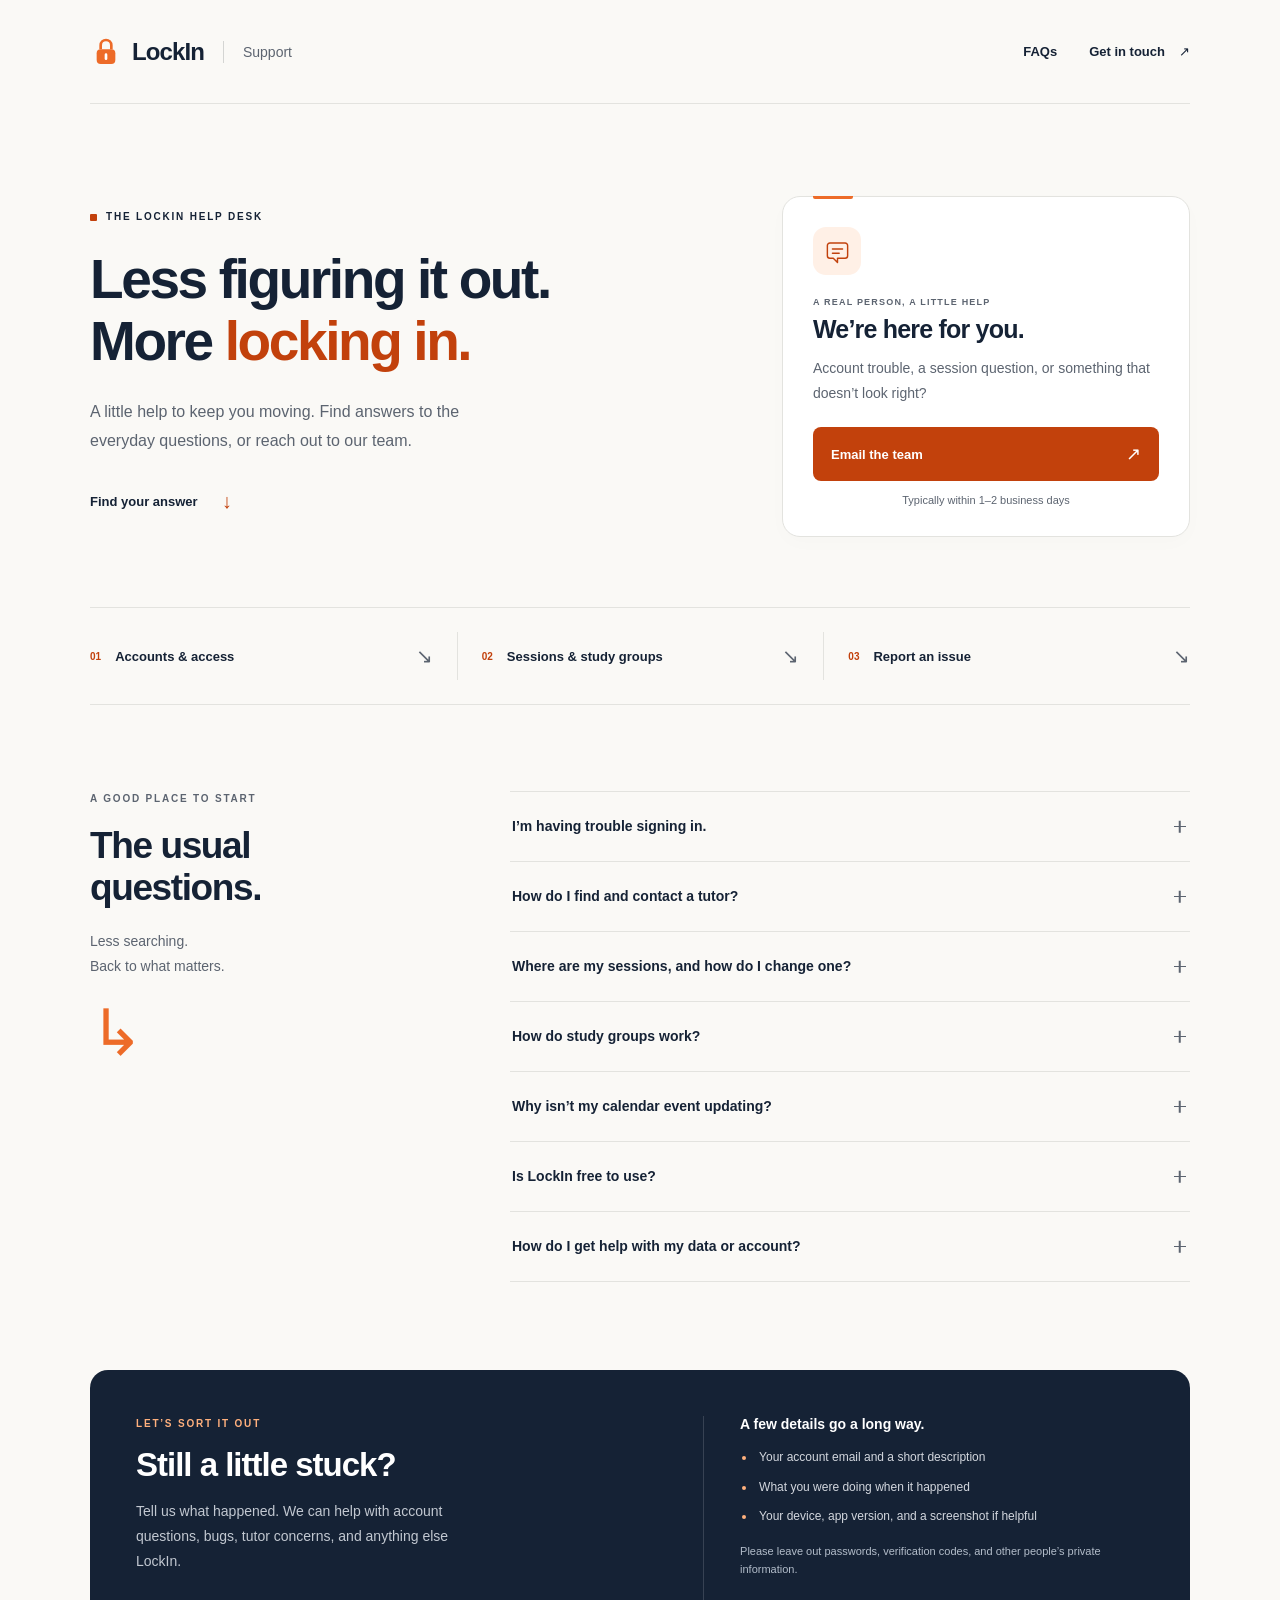
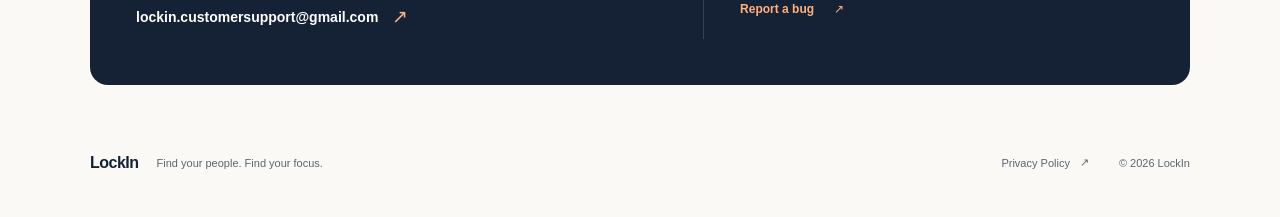
<file: index.html>
<!doctype html>
<html lang="en">
  <head>
    <meta charset="utf-8">
    <meta name="viewport" content="width=device-width, initial-scale=1">
    <meta name="theme-color" content="#faf9f6">
    <meta name="description" content="Get help with LockIn accounts, tutoring sessions, study groups, and calendars. Find answers or contact the LockIn support team.">
    <title>LockIn — Support</title>
    <link rel="icon" href="./favicon.svg" type="image/svg+xml">
    <link rel="stylesheet" href="./styles.css">
  </head>
  <body>
    <a class="skip-link" href="#main">Skip to content</a>
    <header class="header wrap">
      <a class="brand" href="https://lockin-campus.web.app/" aria-label="LockIn main website">
        <span class="brand-icon" aria-hidden="true"><svg viewBox="0 0 24 24" fill="none"><path d="M8 10V7a4 4 0 0 1 8 0v3" stroke="currentColor" stroke-width="2"/><rect x="5" y="10" width="14" height="11" rx="3" fill="currentColor"/><path d="M12 14v3" stroke="#fff" stroke-width="2" stroke-linecap="round"/></svg></span>
        LockIn<span class="brand-divider" aria-hidden="true"></span><span class="brand-label">Support</span>
      </a>
      <nav aria-label="Main navigation"><a href="#answers">FAQs</a><a class="nav-contact" href="#contact">Get in touch <span aria-hidden="true">↗</span></a></nav>
    </header>

    <main id="main" class="wrap">
      <section class="hero" aria-labelledby="hero-title">
        <div class="hero-copy">
          <p class="eyebrow"><span class="small-square" aria-hidden="true"></span> THE LOCKIN HELP DESK</p>
          <h1 id="hero-title">Less figuring it out.<br>More <span>locking in.</span></h1>
          <p class="hero-description">A little help to keep you moving. Find answers to the everyday questions, or reach out to our team.</p>
          <a class="text-link" href="#answers">Find your answer <span aria-hidden="true">↓</span></a>
        </div>

        <aside class="contact-card" aria-labelledby="contact-card-title">
          <div class="message-icon" aria-hidden="true"><svg viewBox="0 0 32 32" fill="none"><path d="M25 6H7a3 3 0 0 0-3 3v12a3 3 0 0 0 3 3h4l5 5v-5h9a3 3 0 0 0 3-3V9a3 3 0 0 0-3-3Z" stroke="currentColor" stroke-width="1.7" stroke-linejoin="round"/><path d="M10 13h12M10 18h8" stroke="currentColor" stroke-width="1.7" stroke-linecap="round"/></svg></div>
          <p class="card-kicker">A REAL PERSON, A LITTLE HELP</p>
          <h2 id="contact-card-title">We’re here for you.</h2>
          <p>Account trouble, a session question, or something that doesn’t look right?</p>
          <a class="button" href="https://mail.google.com/mail/?view=cm&amp;fs=1&amp;to=lockin.customersupport%40gmail.com&amp;su=LockIn%20support">Email the team <span aria-hidden="true">↗</span></a>
          <p class="response-note">Typically within 1–2 business days</p>
        </aside>
      </section>

      <nav class="topics" aria-label="Support topics">
        <a href="#account"><span class="topic-number">01</span><span>Accounts &amp; access</span><span class="topic-arrow" aria-hidden="true">↘</span></a>
        <a href="#sessions"><span class="topic-number">02</span><span>Sessions &amp; study groups</span><span class="topic-arrow" aria-hidden="true">↘</span></a>
        <a href="#contact"><span class="topic-number">03</span><span>Report an issue</span><span class="topic-arrow" aria-hidden="true">↘</span></a>
      </nav>

      <section id="answers" class="answers" aria-labelledby="answers-title">
        <div class="section-intro">
          <p class="eyebrow">A GOOD PLACE TO START</p>
          <h2 id="answers-title">The usual <br>questions.</h2>
          <p>Less searching.<br>Back to what matters.</p>
          <span class="intro-decoration" aria-hidden="true">↳</span>
        </div>
        <div class="faq-list">
          <details>
            <summary>I’m having trouble signing in.<span class="plus" aria-hidden="true"></span></summary>
            <div class="answer" id="account"><p>Use the university email address you signed up with and check that you’ve verified it. Look in your inbox and spam folder for the verification email. If you try to sign in before verifying, LockIn sends another link.</p><p>If you still can’t sign in or need help with your password, <a href="https://mail.google.com/mail/?view=cm&amp;fs=1&amp;to=lockin.customersupport%40gmail.com&amp;su=LockIn%20account%20help">email support</a> from the address associated with your account. Never send your password or verification codes.</p></div>
          </details>
          <details>
            <summary>How do I find and contact a tutor?<span class="plus" aria-hidden="true"></span></summary>
            <div class="answer"><p>Open <strong>Explore → Tutors</strong>, choose your school or department, course, and instructor, then tap <strong>Contact</strong> on a tutor’s profile. You can browse as a guest; sign in and complete your profile to contact tutors and book sessions.</p></div>
          </details>
          <details>
            <summary>Where are my sessions, and how do I change one?<span class="plus" aria-hidden="true"></span></summary>
            <div class="answer" id="sessions"><p>Open <strong>Social → Sessions</strong> for upcoming tutor bookings and saved study group plans. Open a tutor’s chat and tap their name or icon to view session details, change a date and time, or cancel. Past tutor sessions appear under <strong>History</strong>.</p><p>A requested session is pending until the tutor confirms it. Use the in-app chat to coordinate any changes.</p></div>
          </details>
          <details>
            <summary>How do study groups work?<span class="plus" aria-hidden="true"></span></summary>
            <div class="answer"><p>Go to <strong>Explore → Groups</strong> to find a group, or choose <strong>Create</strong> to start your own. Save a group plan and choose a meeting date and time in its details to keep it in your schedule.</p><p>Changes to a saved group plan update your own schedule. Confirm the meeting details with the host.</p></div>
          </details>
          <details>
            <summary>Why isn’t my calendar event updating?<span class="plus" aria-hidden="true"></span></summary>
            <div class="answer"><p><strong>Add to Calendar</strong> saves a separate copy of the session to your phone’s calendar. If a session changes in LockIn, update or remove the old calendar event yourself.</p><p>If you can’t add an event, check Calendar access for LockIn in your phone’s Settings and make sure you have the latest version of the app.</p></div>
          </details>
          <details>
            <summary>Is LockIn free to use?<span class="plus" aria-hidden="true"></span></summary>
            <div class="answer"><p>Browsing and creating an account are free. Tutors set their own prices, and any paid tutoring arrangement is made directly with the tutor. Confirm the price and session details with them before meeting.</p></div>
          </details>
          <details>
            <summary>How do I get help with my data or account?<span class="plus" aria-hidden="true"></span></summary>
            <div class="answer" id="privacy"><p>Read our <a href="./privacy.html">Privacy Policy</a> online or in the app under <strong>Account → Settings</strong>. The Terms of Service are also available in the app. For privacy questions, account deletion, or help accessing or correcting your data, <a href="https://mail.google.com/mail/?view=cm&amp;fs=1&amp;to=lockin.customersupport%40gmail.com&amp;su=LockIn%20privacy%20or%20account%20request">contact our support team</a> from your account email and describe your request.</p></div>
          </details>
        </div>
      </section>

      <section id="contact" class="contact-section" aria-labelledby="contact-title">
        <div class="contact-copy">
          <p class="eyebrow">LET’S SORT IT OUT</p>
          <h2 id="contact-title">Still a little stuck?</h2>
          <p>Tell us what happened. We can help with account questions, bugs, tutor concerns, and anything else LockIn.</p>
          <a class="email-link" href="https://mail.google.com/mail/?view=cm&amp;fs=1&amp;to=lockin.customersupport%40gmail.com&amp;su=LockIn%20support">lockin.customersupport@gmail.com <span aria-hidden="true">↗</span></a>
        </div>
        <div class="report-guide">
          <h3>A few details go a long way.</h3>
          <ul>
            <li>Your account email and a short description</li>
            <li>What you were doing when it happened</li>
            <li>Your device, app version, and a screenshot if helpful</li>
          </ul>
          <p>Please leave out passwords, verification codes, and other people’s private information.</p>
          <a href="https://mail.google.com/mail/?view=cm&amp;fs=1&amp;to=lockin.customersupport%40gmail.com&amp;su=LockIn%20bug%20report&amp;body=Account%20email%3A%20%0ADevice%20and%20app%20version%3A%20%0A%0AWhat%20happened%3A%20%0A%0ASteps%20to%20reproduce%3A%20%0A%0AWhat%20I%20expected%3A%20">Report a bug <span aria-hidden="true">↗</span></a>
        </div>
      </section>
    </main>

    <footer class="footer wrap"><p><a href="https://lockin-campus.web.app/"><strong>LockIn</strong></a><span>Find your people. Find your focus.</span></p><a href="./privacy.html">Privacy Policy <span aria-hidden="true">↗</span></a><span class="copyright">© 2026 LockIn</span></footer>
  </body>
</html>
</file>
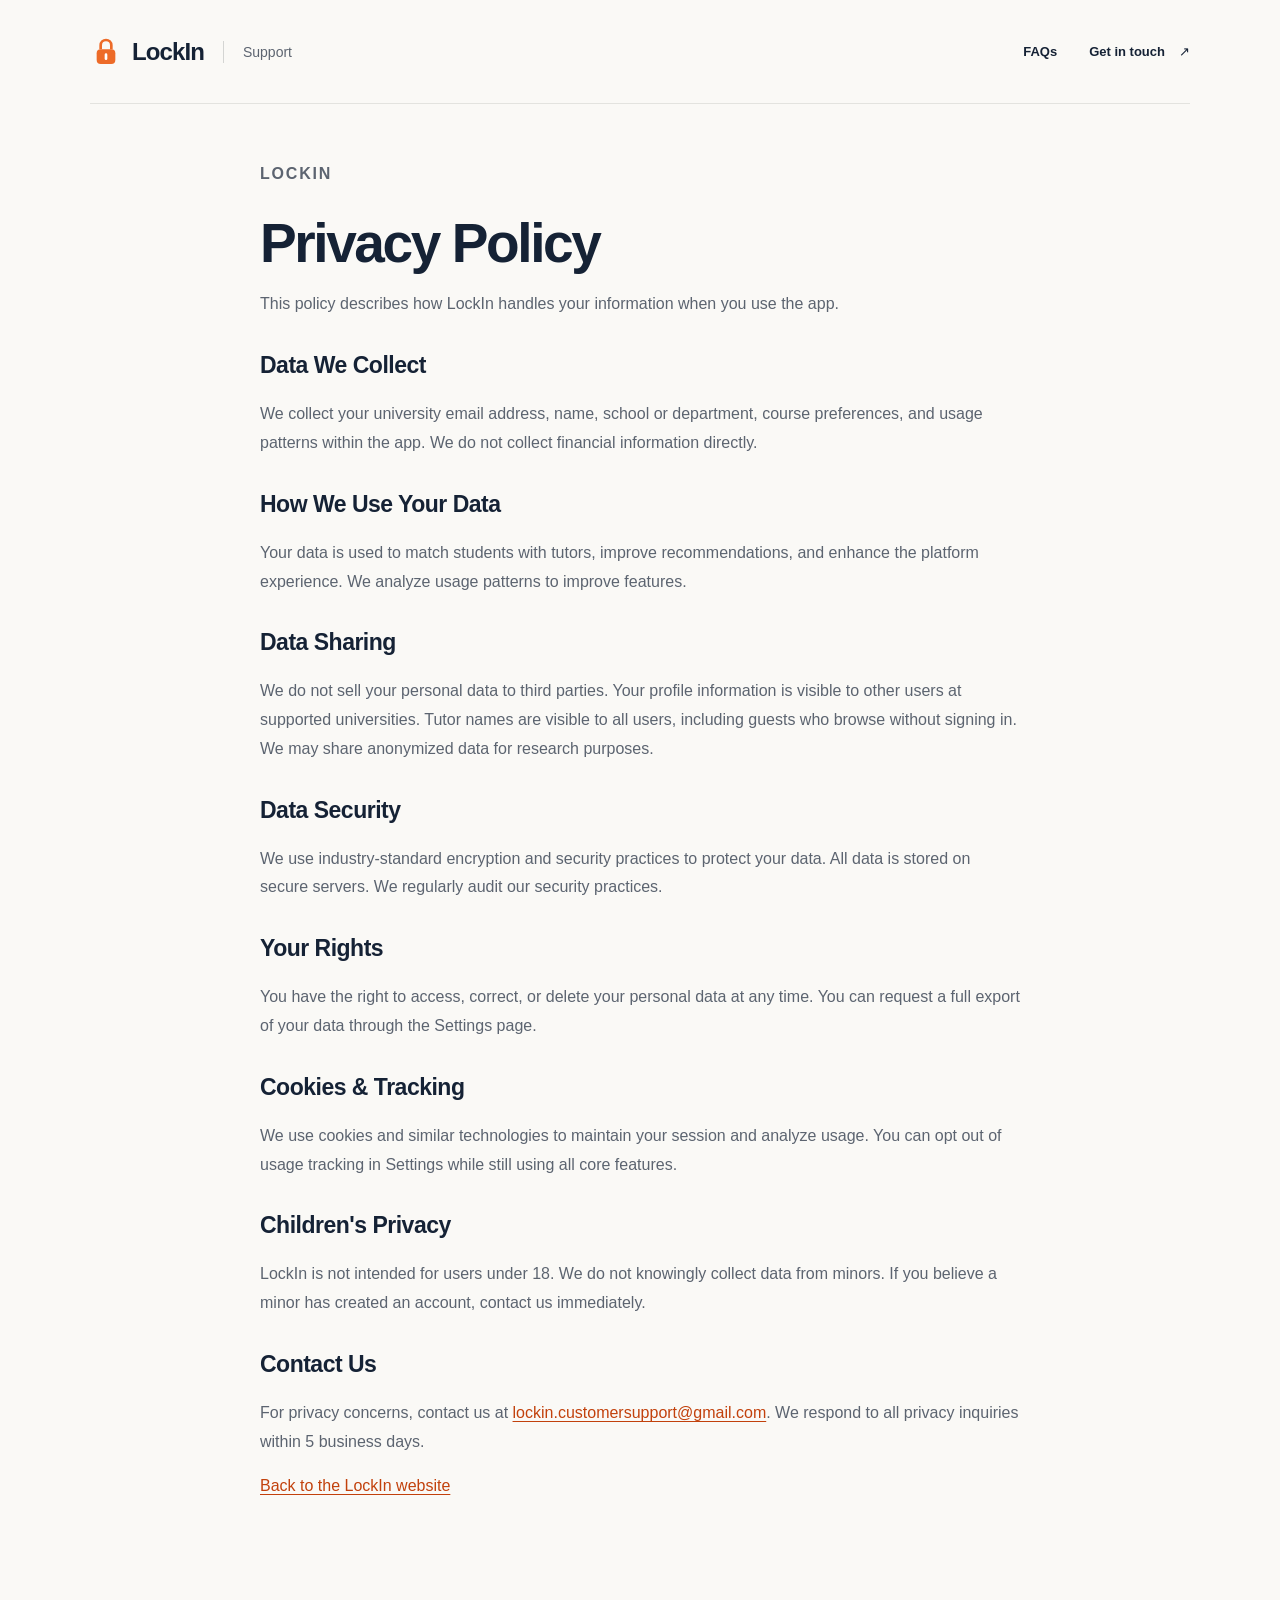
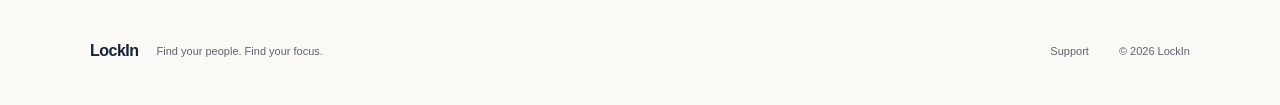
<file: privacy.html>
<!doctype html>
<html lang="en">
  <head>
    <meta charset="utf-8">
    <meta name="viewport" content="width=device-width, initial-scale=1">
    <meta name="theme-color" content="#faf9f6">
    <meta name="description" content="LockIn Privacy Policy: the data we collect, how we use it, and how to contact us about your privacy.">
    <title>LockIn — Privacy Policy</title>
    <link rel="icon" href="./favicon.svg" type="image/svg+xml">
    <link rel="stylesheet" href="./styles.css">
    <link rel="canonical" href="https://lockin-support.web.app/privacy.html">
  </head>
  <body>
    <a class="skip-link" href="#main">Skip to content</a>
    <header class="header wrap">
      <a class="brand" href="https://lockin-campus.web.app/" aria-label="LockIn main website">
        <span class="brand-icon" aria-hidden="true"><svg viewBox="0 0 24 24" fill="none"><path d="M8 10V7a4 4 0 0 1 8 0v3" stroke="currentColor" stroke-width="2"/><rect x="5" y="10" width="14" height="11" rx="3" fill="currentColor"/><path d="M12 14v3" stroke="#fff" stroke-width="2" stroke-linecap="round"/></svg></span>
        LockIn<span class="brand-divider" aria-hidden="true"></span><span class="brand-label">Support</span>
      </a>
      <nav aria-label="Main navigation"><a href="./#answers">FAQs</a><a class="nav-contact" href="./#contact">Get in touch <span aria-hidden="true">↗</span></a></nav>
    </header>
    <main id="main" class="wrap legal-page">
      <p class="eyebrow">LOCKIN</p>
      <h1>Privacy Policy</h1>
      <p>This policy describes how LockIn handles your information when you use the app.</p>
      <section>
        <h2>Data We Collect</h2>
        <p>We collect your university email address, name, school or department, course preferences, and usage patterns within the app. We do not collect financial information directly.</p>
      </section>
      <section>
        <h2>How We Use Your Data</h2>
        <p>Your data is used to match students with tutors, improve recommendations, and enhance the platform experience. We analyze usage patterns to improve features.</p>
      </section>
      <section>
        <h2>Data Sharing</h2>
        <p>We do not sell your personal data to third parties. Your profile information is visible to other users at supported universities. Tutor names are visible to all users, including guests who browse without signing in. We may share anonymized data for research purposes.</p>
      </section>
      <section>
        <h2>Data Security</h2>
        <p>We use industry-standard encryption and security practices to protect your data. All data is stored on secure servers. We regularly audit our security practices.</p>
      </section>
      <section>
        <h2>Your Rights</h2>
        <p>You have the right to access, correct, or delete your personal data at any time. You can request a full export of your data through the Settings page.</p>
      </section>
      <section>
        <h2>Cookies &amp; Tracking</h2>
        <p>We use cookies and similar technologies to maintain your session and analyze usage. You can opt out of usage tracking in Settings while still using all core features.</p>
      </section>
      <section>
        <h2>Children's Privacy</h2>
        <p>LockIn is not intended for users under 18. We do not knowingly collect data from minors. If you believe a minor has created an account, contact us immediately.</p>
      </section>
      <section>
        <h2>Contact Us</h2>
        <p>For privacy concerns, contact us at <a href="https://mail.google.com/mail/?view=cm&amp;fs=1&amp;to=lockin.customersupport%40gmail.com&amp;su=LockIn%20privacy%20question">lockin.customersupport@gmail.com</a>. We respond to all privacy inquiries within 5 business days.</p>
      </section>
      <p><a href="https://lockin-campus.web.app/">Back to the LockIn website</a></p>
    </main>
    <footer class="footer wrap"><p><a href="https://lockin-campus.web.app/"><strong>LockIn</strong></a><span>Find your people. Find your focus.</span></p><a href="./">Support</a><span class="copyright">© 2026 LockIn</span></footer>
  </body>
</html>
</file>
<file: styles.css>
:root {
  color-scheme: light;
  --paper: #faf9f6;
  --ink: #152235;
  --muted: #5c6470;
  --line: #e3e3df;
  --orange: #c2410c;
  --orange-soft: #fff0e6;
  font-family: -apple-system, BlinkMacSystemFont, "Segoe UI", sans-serif;
  color: var(--ink);
  background: var(--paper);
  font-synthesis: none;
  -webkit-text-size-adjust: 100%;
}

* { box-sizing: border-box; }
body { margin: 0; }
a { color: inherit; text-decoration: none; }
button, summary, a { -webkit-tap-highlight-color: transparent; }
a, summary { touch-action: manipulation; }
a:focus-visible, summary:focus-visible { outline: 3px solid #2563eb; outline-offset: 5px; border-radius: 3px; }
::selection { background: #ffddc4; color: var(--ink); }
.wrap { width: min(1100px, calc(100% - 96px)); margin-inline: auto; }
.skip-link { position: absolute; left: 20px; top: -100px; background: white; padding: 14px 20px; z-index: 2; }
.skip-link:focus { top: 12px; }
.header { min-height: 104px; display: flex; align-items: center; justify-content: space-between; border-bottom: 1px solid var(--line); gap: 24px; }
.brand { display: flex; align-items: center; gap: 10px; font-size: 24px; font-weight: 760; letter-spacing: -.9px; }
.brand-icon { width: 32px; height: 36px; color: #ed6b28; }
.brand-icon svg { width: 100%; height: 100%; }
.brand-divider { width: 1px; height: 22px; background: #d4d5d3; margin-inline: 9px; }
.brand-label { font-size: 14px; font-weight: 450; letter-spacing: 0; color: var(--muted); }
.header nav { display: flex; align-items: center; gap: 32px; font-size: 13px; font-weight: 600; }
.header nav a { display: inline-flex; align-items: center; min-height: 44px; gap: 14px; }
.hero { display: grid; grid-template-columns: 1.5fr 1fr; gap: 80px; padding: 92px 0 70px; align-items: center; }
.eyebrow { font-size: 10px; font-weight: 750; letter-spacing: 1.8px; line-height: 1.6; margin: 0 0 24px; }
.hero .eyebrow { display: flex; align-items: center; gap: 9px; }
.small-square { width: 7px; height: 7px; background: var(--orange); border-radius: 1px; }
h1 { font-size: clamp(36px, 4.5vw, 55px); line-height: 1.12; letter-spacing: -2.4px; font-weight: 650; margin: 0; }
h1 span { color: var(--orange); }
.hero-description { font-size: 16px; line-height: 1.85; color: var(--muted); max-width: 395px; margin: 24px 0; }
.text-link { font-weight: 650; font-size: 13px; display: inline-flex; align-items: center; gap: 24px; min-height: 44px; }
.text-link span { color: var(--orange); font-size: 20px; }
.contact-card { background: white; border: 1px solid var(--line); border-radius: 18px; padding: 30px; box-shadow: 0 6px 20px #15223504; position: relative; }
.contact-card::before { content: ""; position: absolute; top: -1px; left: 30px; width: 40px; height: 3px; background: #ed6b28; border-radius: 0 0 2px 2px; }
.message-icon { display: grid; place-items: center; width: 48px; height: 48px; border-radius: 13px; background: var(--orange-soft); color: var(--orange); margin-bottom: 22px; }
.message-icon svg { width: 27px; height: 27px; }
.card-kicker { font-size: 9px; font-weight: 700; letter-spacing: 1.2px; color: var(--muted); margin: 0 0 8px; }
.contact-card h2 { margin: 0; font-size: 25px; font-weight: 650; letter-spacing: -.8px; }
.contact-card > p:not(.card-kicker, .response-note) { color: var(--muted); font-size: 14px; line-height: 1.75; margin: 12px 0 22px; }
.button { display: flex; align-items: center; justify-content: space-between; gap: 20px; background: var(--orange); color: white; border-radius: 8px; padding: 16px 18px; font-size: 13px; font-weight: 650; min-height: 50px; }
.button span { font-size: 18px; }
.contact-card .response-note { text-align: center; font-size: 11px; color: var(--muted); margin: 13px 0 0; }
.topics { display: grid; grid-template-columns: repeat(3, 1fr); border-top: 1px solid var(--line); border-bottom: 1px solid var(--line); padding-block: 24px; }
.topics a { padding: 12px 24px; display: flex; align-items: center; gap: 14px; font-size: 13px; font-weight: 600; min-height: 48px; }
.topics a:first-child { padding-left: 0; }
.topics a:last-child { padding-right: 0; }
.topics a + a { border-left: 1px solid var(--line); }
.topic-number { color: var(--orange); font-size: 10px; font-weight: 650; }
.topic-arrow { margin-left: auto; font-size: 20px; color: var(--muted); }
.answers { display: grid; grid-template-columns: 1fr 2fr; gap: 80px; padding: 86px 0 88px; scroll-margin-top: 32px; }
.section-intro .eyebrow { color: var(--muted); margin-bottom: 18px; }
.section-intro h2 { font-weight: 600; font-size: 37px; letter-spacing: -1.4px; line-height: 1.13; margin: 0; }
.section-intro > p:not(.eyebrow) { font-size: 14px; color: var(--muted); line-height: 1.8; margin-top: 20px; }
.intro-decoration { display: block; font-size: 64px; line-height: 1; font-weight: 300; color: #ed6b28; margin-top: 22px; }
.faq-list { min-width: 0; }
details { border-bottom: 1px solid var(--line); scroll-margin-top: 32px; }
details:first-child { border-top: 1px solid var(--line); }
summary { cursor: pointer; list-style: none; display: flex; align-items: center; justify-content: space-between; gap: 24px; padding: 24px 2px; font-size: 14px; font-weight: 600; line-height: 1.5; }
summary::-webkit-details-marker { display: none; }
.plus { position: relative; width: 16px; height: 16px; flex-shrink: 0; color: var(--muted); }
.plus::before, .plus::after { content: ""; position: absolute; background: currentColor; left: 2px; top: 7px; width: 12px; height: 1.5px; }
.plus::after { transform: rotate(90deg); }
details[open] .plus::after { display: none; }
details[open] summary { color: var(--orange); }
.answer { padding: 0 32px 20px 2px; color: var(--muted); font-size: 14px; line-height: 1.85; }
.answer p { margin: 0 0 12px; }
.answer p:last-child { margin-bottom: 0; }
.answer strong { color: #354052; font-weight: 600; }
.answer a { color: var(--orange); text-decoration: underline; text-underline-offset: 3px; }
.contact-section { display: grid; grid-template-columns: 1.15fr 1fr; gap: 60px; background: var(--ink); border-radius: 18px; color: #fff; padding: 46px; scroll-margin-top: 32px; }
.contact-section .eyebrow { color: #ffb07d; margin-bottom: 14px; }
.contact-copy h2 { font-size: 33px; font-weight: 550; letter-spacing: -1px; margin: 0 0 15px; }
.contact-copy > p:not(.eyebrow) { color: #c2c8d1; font-size: 14px; line-height: 1.8; max-width: 340px; margin-bottom: 20px; }
.email-link { font-size: 14px; font-weight: 550; display: inline-flex; align-items: center; gap: 14px; min-height: 44px; overflow-wrap: anywhere; }
.email-link span { color: #ffb07d; font-size: 19px; }
.report-guide { border-left: 1px solid #ffffff26; padding-left: 36px; }
.report-guide h3 { font-size: 14px; font-weight: 600; margin: 0 0 15px; }
.report-guide ul { padding-left: 16px; margin: 0; color: #d3d7de; font-size: 12px; line-height: 1.8; }
.report-guide li { padding-left: 3px; margin-bottom: 8px; }
.report-guide li::marker { color: #ffb07d; }
.report-guide p { color: #b3bdca; font-size: 11px; line-height: 1.7; margin: 14px 0 8px; }
.report-guide > a { display: inline-flex; align-items: center; gap: 20px; min-height: 44px; color: #ffb07d; font-size: 12px; font-weight: 600; }
.footer { display: flex; align-items: center; gap: 30px; padding-block: 32px; margin-top: 24px; font-size: 11px; color: var(--muted); }
.footer p { display: flex; align-items: center; gap: 18px; margin: 0 auto 0 0; }
.footer strong { color: var(--ink); font-size: 16px; font-weight: 750; letter-spacing: -.5px; }
.footer > a { display: inline-flex; align-items: center; gap: 10px; min-height: 44px; }
.copyright { white-space: nowrap; }
.legal-page { max-width: 760px; padding-block: 56px; }
.legal-page > p, .legal-page section p { color: var(--muted); font-size: 16px; line-height: 1.8; overflow-wrap: anywhere; }
.legal-page section { margin-top: 32px; }
.legal-page h2 { font-size: 23px; line-height: 1.3; letter-spacing: -.5px; }
.legal-page a { color: var(--orange); text-decoration: underline; text-underline-offset: 3px; }

@media (hover: hover) {
  .button:hover { background: #9a3412; }
  .header nav a:hover, .topics a:hover, .text-link:hover, .footer a:hover, summary:hover { color: var(--orange); }
  .email-link:hover, .report-guide > a:hover { text-decoration: underline; text-underline-offset: 4px; }
}

@media (min-width: 1400px) { .hero { padding-top: 104px; padding-bottom: 88px; } }
@media (max-width: 950px) {
  .wrap { width: calc(100% - 64px); }
  .hero { gap: 36px; grid-template-columns: 1.2fr 1fr; padding-top: 64px; }
  h1 { font-size: 41px; letter-spacing: -1.8px; }
  .contact-card { padding: 25px; }
  .topics a { padding-inline: 16px; font-size: 12px; gap: 9px; }
  .answers { gap: 36px; }
  .contact-section { padding: 32px; gap: 28px; }
  .report-guide { padding-left: 28px; }
  .email-link { font-size: 12px; gap: 8px; }
  .footer p span { display: none; }
}
@media (max-width: 680px) {
  .wrap { width: calc(100% - 40px); }
  .header { min-height: 80px; gap: 12px; }
  .brand { font-size: 22px; gap: 7px; }
  .brand-icon { width: 27px; height: 31px; }
  .brand-divider { margin-inline: 4px; }
  .brand-label { font-size: 12px; }
  .header nav { gap: 12px; font-size: 12px; }
  .header nav > a:first-child { display: none; }
  .header nav a { gap: 5px; }
  .hero { grid-template-columns: 1fr; gap: 32px; padding: 48px 0 34px; }
  .eyebrow { font-size: 9px; letter-spacing: 1.5px; }
  h1 { font-size: clamp(33px, 8vw, 49px); letter-spacing: -1.6px; }
  .hero-description { font-size: 15px; margin: 20px 0 10px; max-width: 370px; }
  .contact-card { padding: 26px; }
  .contact-card h2 { font-size: 26px; }
  .message-icon { float: right; margin: 0 0 16px 10px; }
  .card-kicker { padding-top: 5px; font-size: 8px; }
  .contact-card > p:not(.card-kicker, .response-note) { clear: both; }
  .topics { grid-template-columns: 1fr; padding-block: 6px; }
  .topics a, .topics a:first-child, .topics a:last-child { padding: 18px 2px; font-size: 13px; gap: 14px; }
  .topics a + a { border-left: 0; border-top: 1px solid var(--line); }
  .answers { grid-template-columns: 1fr; padding: 48px 0; gap: 28px; }
  .section-intro h2 { font-size: 32px; }
  .section-intro h2 br { display: none; }
  .section-intro > p:not(.eyebrow), .intro-decoration { display: none; }
  .section-intro .eyebrow { margin-bottom: 12px; }
  summary { padding-block: 22px; }
  .answer { padding-right: 8px; }
  .contact-section { grid-template-columns: 1fr; padding: 28px; gap: 24px; }
  .contact-copy h2 { font-size: 30px; }
  .contact-copy > p:not(.eyebrow) { max-width: none; }
  .email-link { font-size: 13px; }
  .report-guide { border-left: 0; border-top: 1px solid #ffffff26; padding: 26px 0 0; }
  .report-guide ul { font-size: 13px; }
  .footer { flex-wrap: wrap; justify-content: space-between; gap: 8px 16px; padding-block: 22px; margin-top: 12px; }
  .footer p { margin: 0; }
  .footer .copyright { width: 100%; font-size: 10px; }
}

@media (forced-colors: active) {
  .plus::before, .plus::after, .small-square { background: CanvasText; }
  .button, .contact-section, .contact-card { border: 1px solid CanvasText; }
}
</file>
